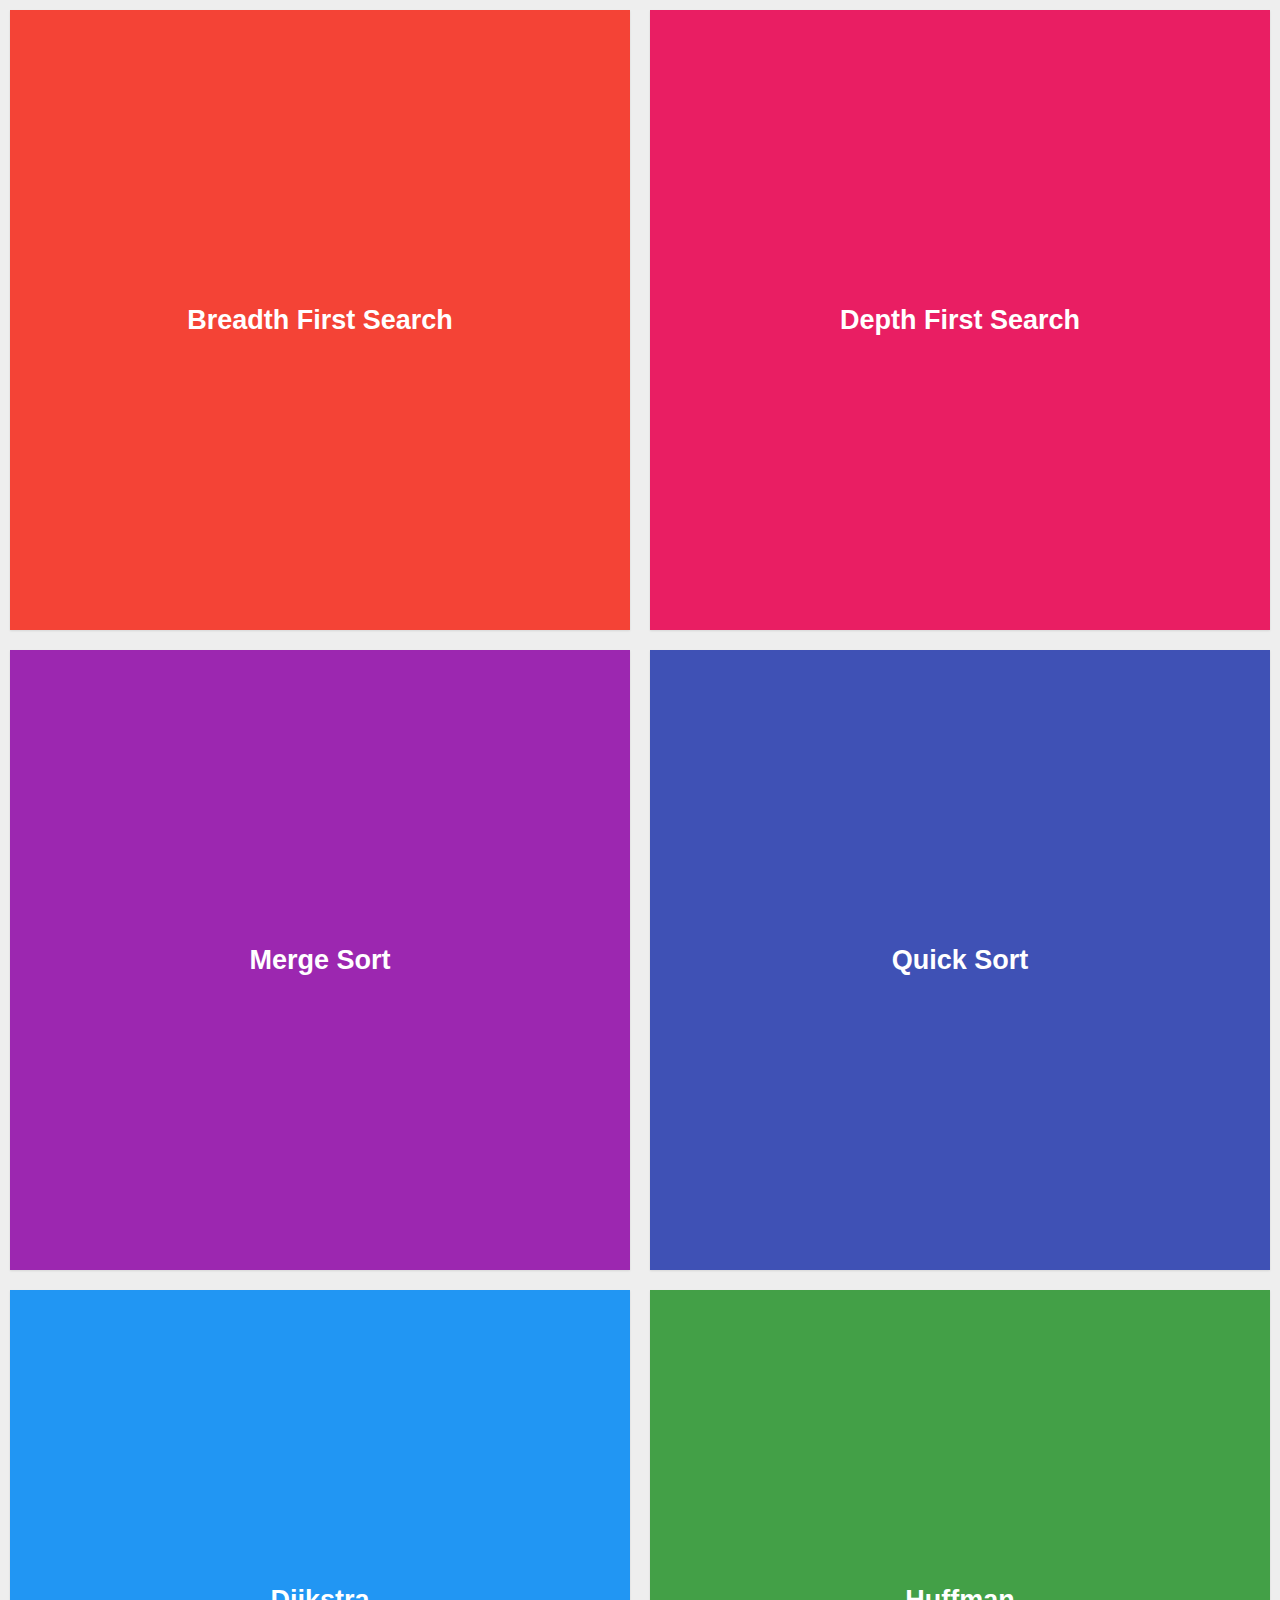
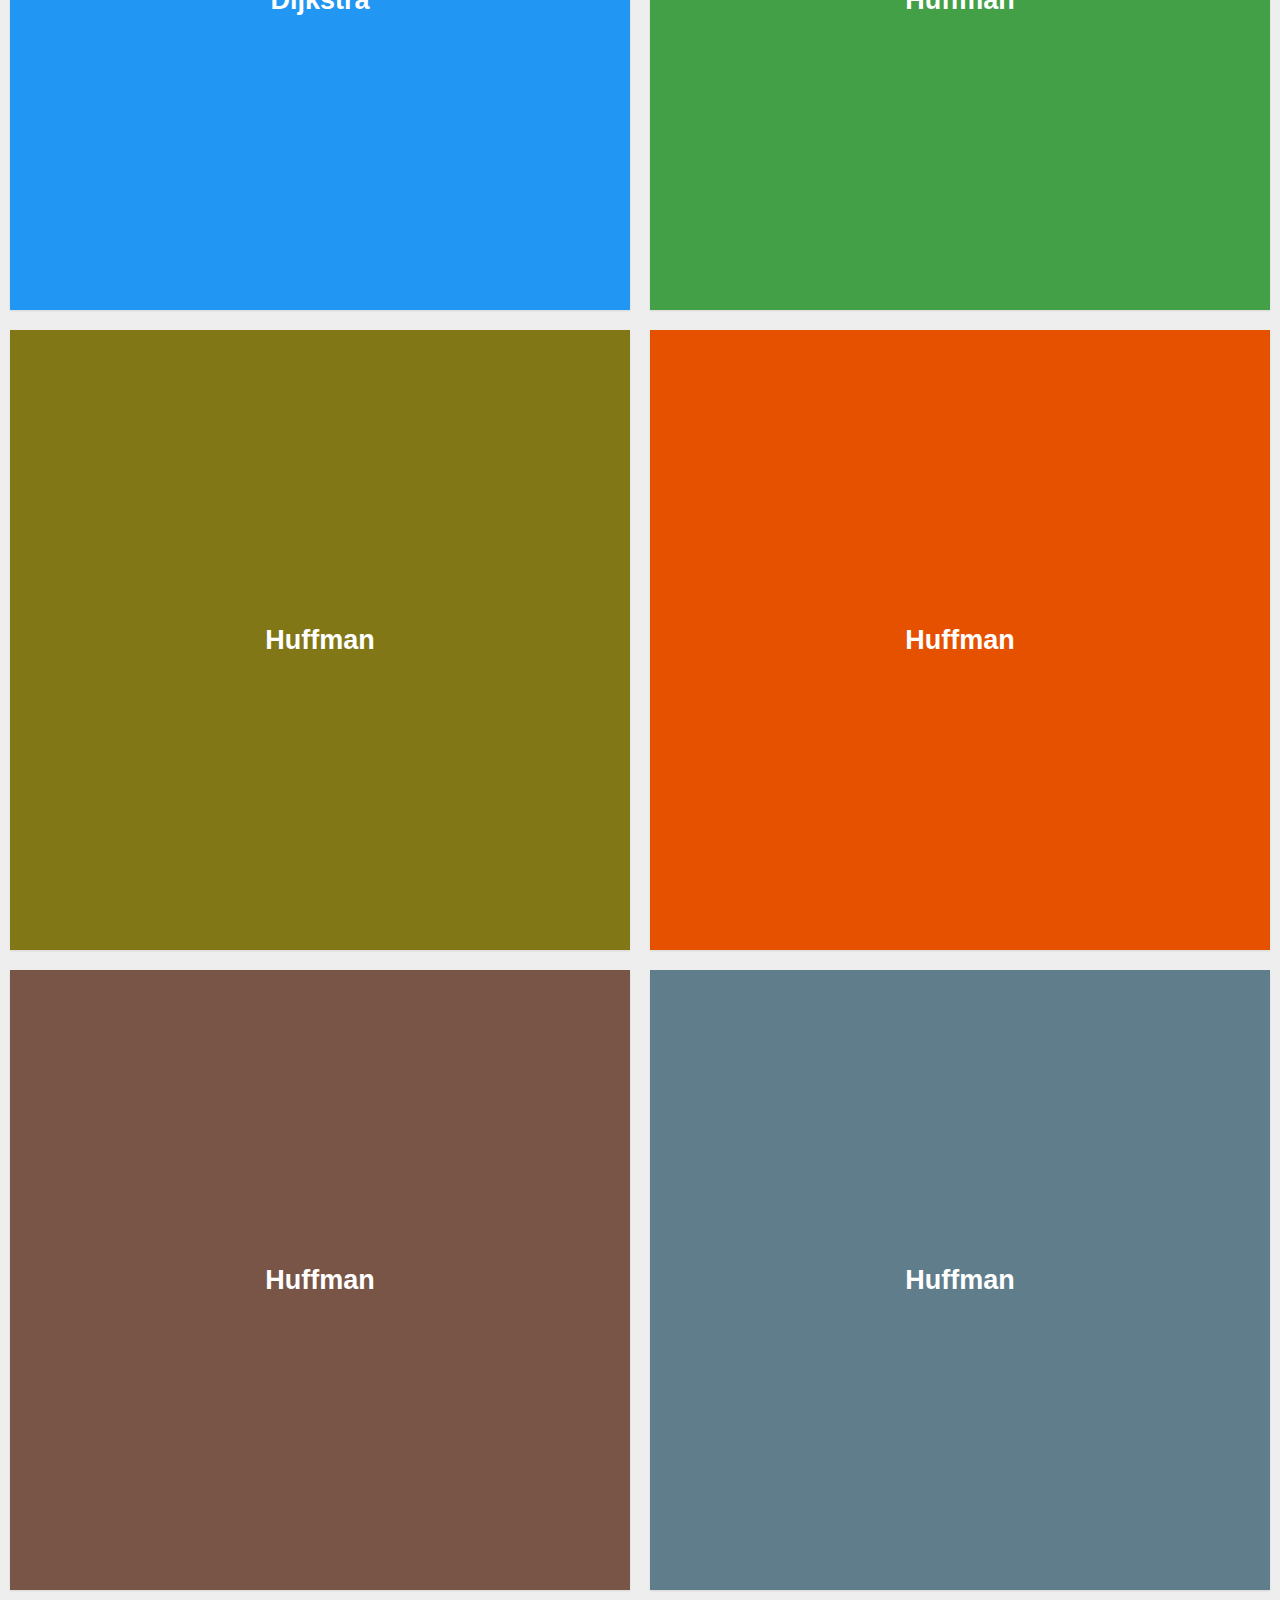
<file: app/src/main/assets/docs/index.html>
<?xml version="1.0" encoding="UTF-8"?>
<!DOCTYPE html>
<html>

<head>
    <meta charset="utf-8">
    <meta name="viewport" content="width=device-width, user-scalable=no" />
    <link href="style.css" rel="stylesheet" type="text/css">
    <script src="js/jquery-3.1.0.min.js"></script>
    <script src="js/common.js"></script>
    <script></script>
    <title>Algorithm Arena</title>
</head>

<body>
    <div class="index">
        <div class='square-box'>
            <a class='square-content color-1' href="bfs.html">
                <p>Breadth First Search</p>
            </a>
        </div>
        <div class='square-box'>
            <a class='square-content color-2' href="#">
                <p>Depth First Search</p>
            </a>
        </div>
        <div class='square-box'>
            <a class='square-content color-3' href="#">
                <p>Merge Sort</p>
            </a>
        </div>
        <div class='square-box'>
            <a class='square-content color-4' href="#">
                <p>Quick Sort</p>
            </a>
        </div>
        <div class='square-box'>
            <a class='square-content color-5' href="#">
                <p>Dijkstra</p>
            </a>
        </div>
        <div class='square-box'>
            <a class='square-content color-6' href="#">
                <p>Huffman</p>
            </a>
        </div>
        <div class='square-box'>
            <a class='square-content color-7' href="#">
                <p>Huffman</p>
            </a>
        </div>
        <div class='square-box'>
            <a class='square-content color-8' href="#">
                <p>Huffman</p>
            </a>
        </div>
        <div class='square-box'>
            <a class='square-content color-9' href="#">
                <p>Huffman</p>
            </a>
        </div>
        <div class='square-box'>
            <a class='square-content color-10' href="#">
                <p>Huffman</p>
            </a>
        </div>
    </div>

</body>

</html>
</file>
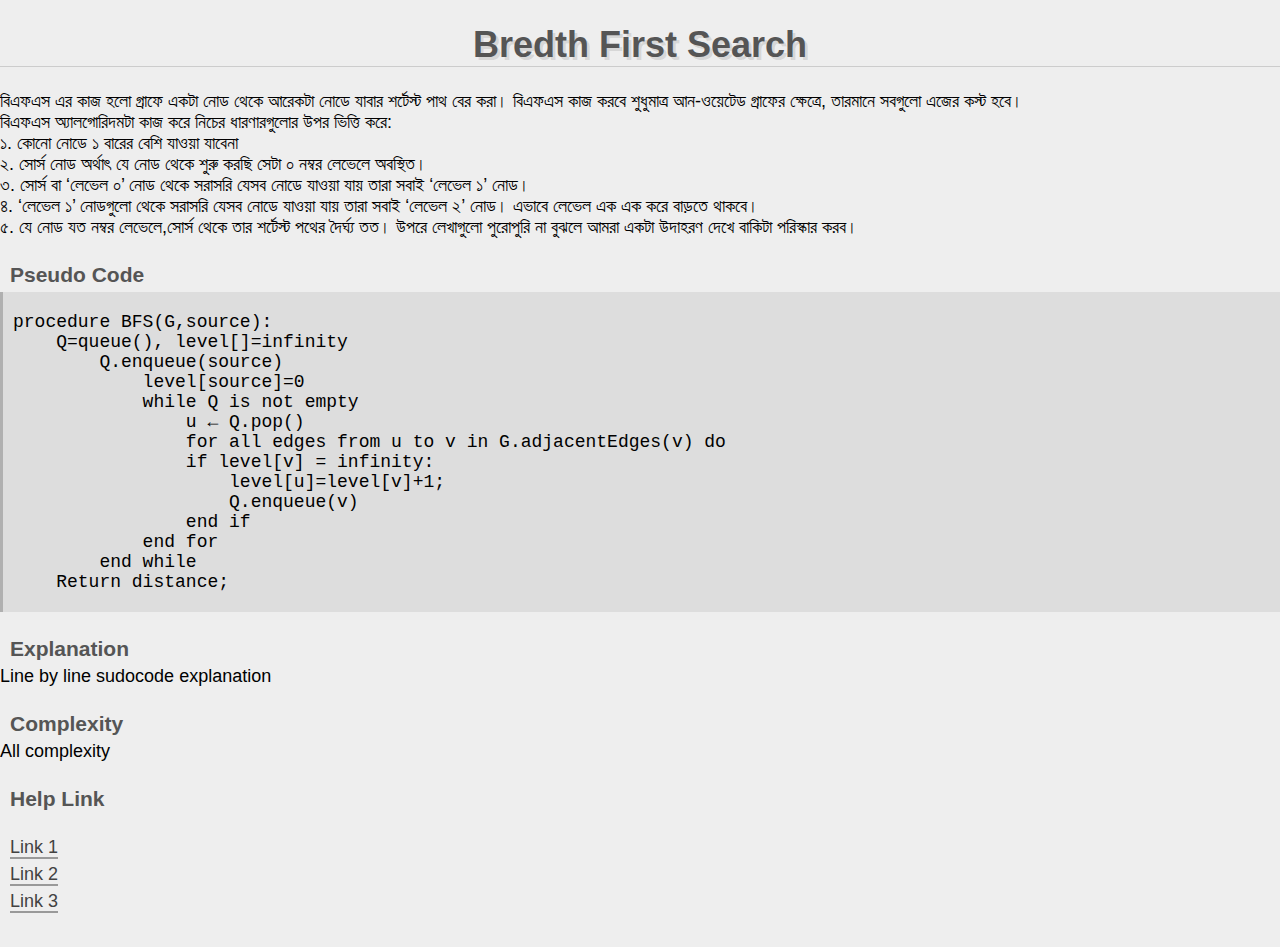
<file: app/src/main/assets/docs/bfs.html>
<?xml version="1.0" encoding="UTF-8"?>
<!DOCTYPE html>
<html>

<head>
    <meta charset="utf-8">
    <meta name="viewport" content="width=device-width, user-scalable=no" />
    <link href="style.css" rel="stylesheet" type="text/css">
    <script src="js/jquery-3.1.0.min.js"></script>
    <script src="js/common.js"></script>
    <script></script>
    <title>Algorithm Arena</title>
</head>

<body>
    <h1 class="chapter">Bredth First Search</h1>
    <div class="intro">
        <p>বিএফএস এর কাজ হলো গ্রাফে একটা নোড থেকে আরেকটা নোডে যাবার শর্টেস্ট পাথ বের করা। বিএফএস কাজ করবে শুধুমাত্র আন-ওয়েটেড গ্রাফের ক্ষেত্রে, তারমানে সবগুলো এজের কস্ট হবে।</p>
        <p>বিএফএস অ্যালগোরিদমটা কাজ করে নিচের ধারণারগুলোর উপর ভিত্তি করে:</p>
        <p>১. কোনো নোডে ১ বারের বেশি যাওয়া যাবেনা</p>
        <p>২. সোর্স নোড অর্থাৎ যে নোড থেকে শুরু করছি সেটা ০ নম্বর লেভেলে অবস্থিত। </p>
        <p>৩. সোর্স বা ‘লেভেল ০’ নোড থেকে সরাসরি যেসব নোডে যাওয়া যায় তারা সবাই ‘লেভেল ১’ নোড। </p>
        <p>৪. ‘লেভেল ১’ নোডগুলো থেকে সরাসরি যেসব নোডে যাওয়া যায় তারা সবাই ‘লেভেল ২’ নোড। এভাবে লেভেল এক এক করে বাড়তে থাকবে। </p>
        <p>৫. যে নোড যত নম্বর লেভেলে,সোর্স থেকে তার শর্টেস্ট পথের দৈর্ঘ্য তত। উপরে লেখাগুলো পুরোপুরি না বুঝলে আমরা একটা উদাহরণ দেখে বাকিটা পরিস্কার করব।</p>
    </div>
    <h2 class="def-title">Pseudo Code</h2>
    <pre class="pseudo-code">
<code>procedure BFS(G,source):
    Q=queue(), level[]=infinity
        Q.enqueue(source)
            level[source]=0
            while Q is not empty
                u ← Q.pop()
                for all edges from u to v in G.adjacentEdges(v) do
                if level[v] = infinity:
                    level[u]=level[v]+1;
                    Q.enqueue(v)
                end if
            end for
        end while
    Return distance;</code>
</pre>
    <h2 class="def-title">Explanation</h2>
    <div class="explanation">
        <p>Line by line sudocode explanation</p>
    </div>
    <h2 class="def-title">Complexity</h2>
    <div class="complexity">
        <p>All complexity</p>
    </div>
    <h2 class="def-title">Help Link</h2>
    <div class="help-links">
      <ul>
        <li><a href="#">Link 1</a></li>
        <li><a href="#">Link 2</a></li>
        <li><a href="#">Link 3</a></li>
      </ul>
    </div>
</body>

</html>
</file>
<file: app/src/main/assets/docs/style.css>
@charset "utf-8";
html, body, p {
    font-size: 18px;
    padding: 0;
    margin: 0;
    font-family: sans-serif;
}

html {
    -webkit-tap-highlight-color: transparent;
}

body {
    background: #eeeeee;
}

h1, h2, h3, h4, h5, h6 {
    text-align: center;
    color: #555;
}

h1 {
    font-size: 2em;
}

h1.chapter {
    border-bottom: 1px solid #ccc;
    text-shadow: 3px 3px 0px rgba(0, 0, 0, .1);
}

h2 {
    font-size: 1.7em;
}

h3 {
    font-size: 1.5em;
}

h4, h5, h6 {
    font-size: 1.3em;
}

a, a:hover, a:active, a:visited {
    transition: all 0.1s ease-in-out;
    -webkit-transition: all 0.1s ease-in-out;
    text-decoration: none !important;
    outline: none !important;
}

a, a:visited {
    color: #424242;
    font-size: 1em;
}

a:hover, a:active {
    color: #212121;
    text-decoration: underline;
}

strong {
    color: black;
    text-shadow: 1px 1px 1px rgba(0, 0, 0, .3);
}

p {}

pre {
    font-family: monospace;
}


/*
Index boxes
*/

.square-box {
    float: left;
    position: relative;
    width: 50%;
    overflow: hidden;
}

.square-box:before {
    content: "";
    display: block;
    padding-top: 100%;
}


/*
Margin bitween box add below class
*/

.square-content {
    position: absolute;
    top: 0;
    left: 0;
    bottom: 0;
    right: 0;
    color: white;
    text-align: center;
    background: #555;
    display: flex;
    display: -webkit-flex;
    justify-content: center;
    /* align horizontal */
    align-items: center;
    /* align vertical */
    box-shadow: 0 1px 2px rgba(0, 0, 0, .1);
    padding: 10px;
    margin: 10px;
}

a.square-content:active {
    box-shadow: 0 1px 7px rgba(0, 0, 0, .3);
    opacity: .9;
}

.square-content p {
    color: white;
    font-weight: bold;
    font-size: 1.5em;
    top: 0;
    right: 0;
    bottom: 0;
    left: 0;
}


/*
pseudo code
*/

pre.pseudo-code {
    padding: 20px 10px;
    background: #ddd;
    border-left: 3px solid rgba(0, 0, 0, .2);
    margin: 0;
    overflow-x: auto;
}


/*
title
*/

h2.def-title {
  margin: 20px 0px 0px;
  font-size: 21px;
  padding: 5px 0px;
  text-align: left;
  padding-left: 10px;
}

.help-links ul {
    list-style: none;
    padding-left: 10px;
}

.help-links li a {
    border-bottom: 2px solid rgb(153, 153, 153);
    line-height: 1.5em;
}

/*
Color
*/
.color-1 {
  background: #f44336; /*Red*/
}
.color-2 {
  background: #e91e63; /*Pink*/
}
.color-3 {
  background: #9c27b0; /*Purple*/
}
.color-4 {
  background: #3f51b5; /*Indigo*/
}
.color-5 {
  background: #2196f3; /*Blue*/
}
.color-6 {
  background: #43a047; /*Green*/
}
.color-7 {
  background: #827717; /*Lime*/
}
.color-8 {
  background: #e65100; /*Orange*/
}
.color-9 {
  background: #795548; /*Brown*/
}
.color-10 {
  background: #607d8b; /*Blue Grey*/
}
</file>
